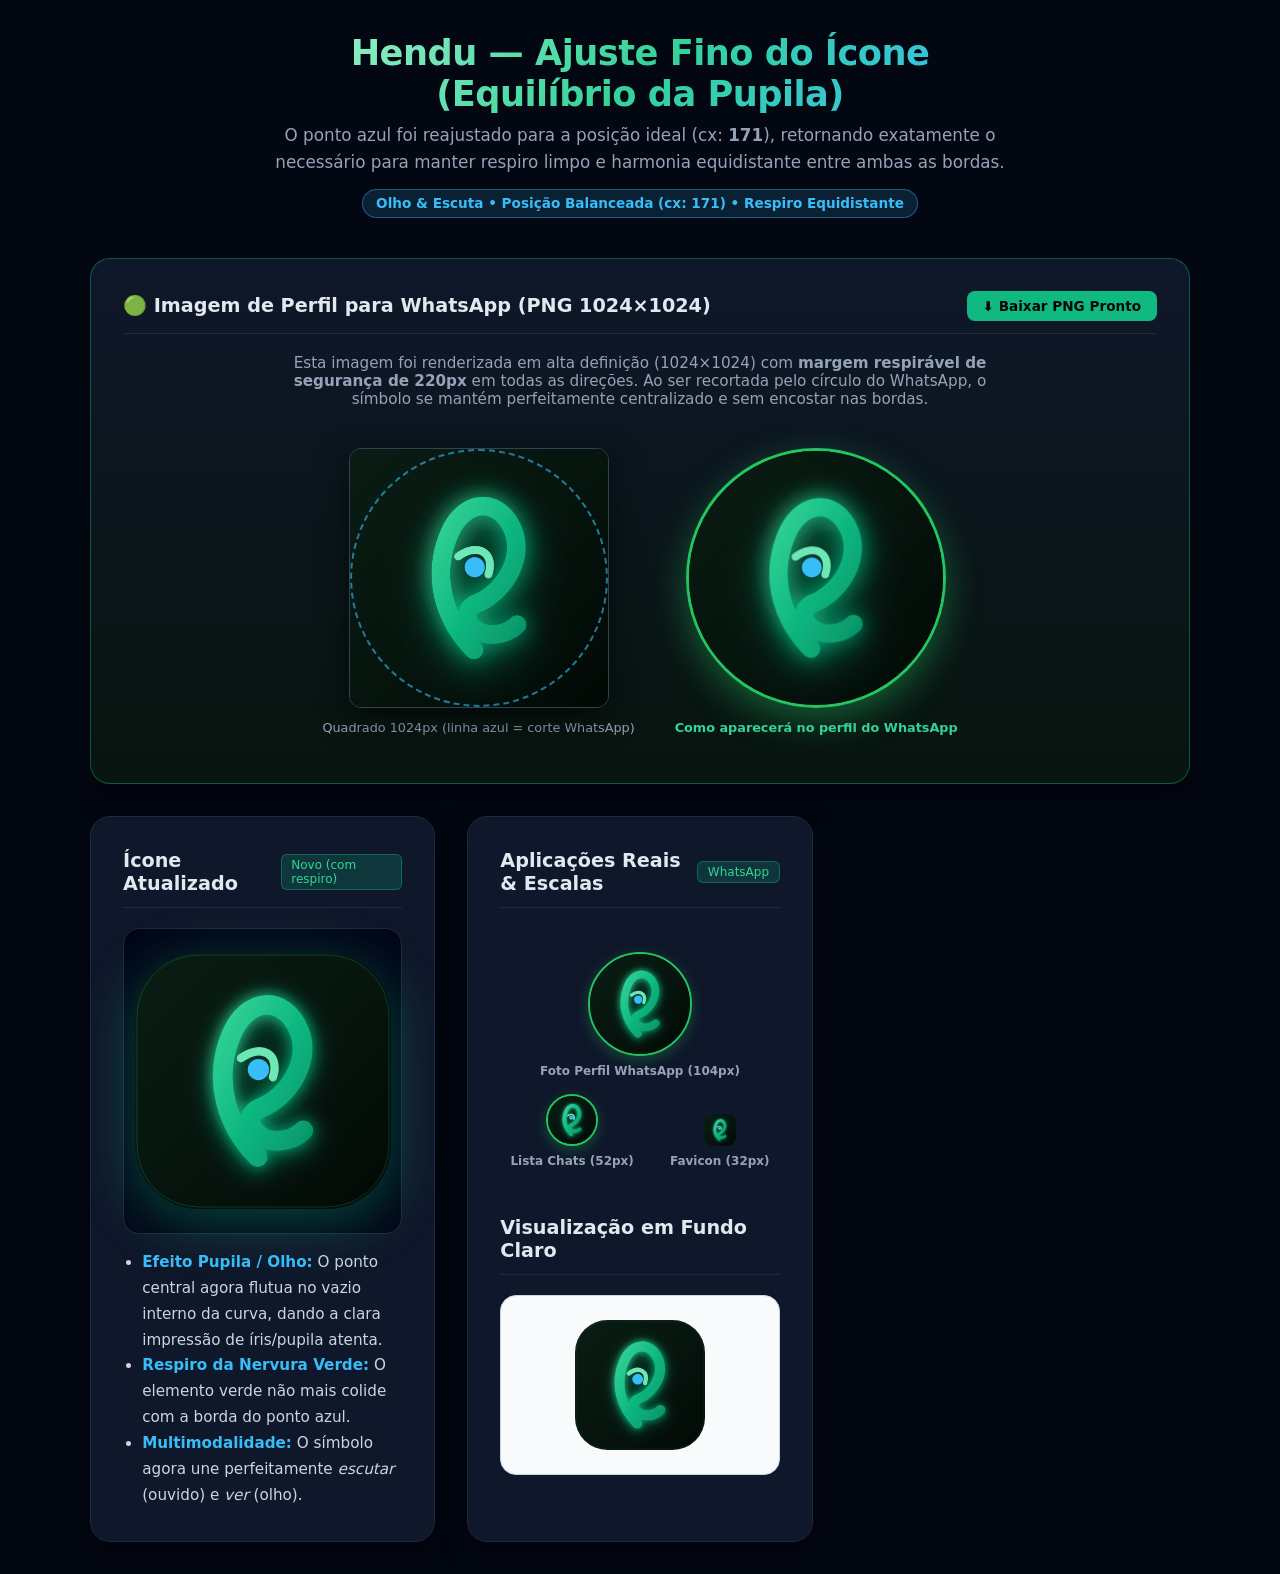
<file: preview/index.html>
<!DOCTYPE html>
<html lang="pt-BR">
<head>
  <meta charset="UTF-8">
  <meta name="viewport" content="width=device-width, initial-scale=1.0">
  <title>Hendu — Ajuste Fino do Ícone (Pupila & Respiro)</title>
  <style>
    :root {
      --bg: #030712;
      --card-bg: #0f172a;
      --card-border: #1e293b;
      --emerald: #10b981;
      --emerald-light: #34d399;
      --cyan: #38bdf8;
      --text: #f8fafc;
      --text-muted: #94a3b8;
    }
    * {
      box-sizing: border-box;
      margin: 0;
      padding: 0;
    }
    body {
      font-family: system-ui, -apple-system, BlinkMacSystemFont, "Segoe UI", Roboto, sans-serif;
      background: var(--bg);
      color: var(--text);
      padding: 2rem 1rem;
      display: flex;
      flex-direction: column;
      align-items: center;
      min-height: 100vh;
    }
    header {
      text-align: center;
      margin-bottom: 2.5rem;
      max-width: 750px;
    }
    h1 {
      font-size: 2.2rem;
      font-weight: 800;
      letter-spacing: -0.5px;
      margin-bottom: 0.5rem;
      background: linear-gradient(135deg, #a7f3d0, #34d399, #38bdf8);
      -webkit-background-clip: text;
      -webkit-text-fill-color: transparent;
    }
    p.subtitle {
      color: var(--text-muted);
      font-size: 1.05rem;
      line-height: 1.6;
    }
    .badge {
      display: inline-block;
      padding: 0.35rem 0.85rem;
      border-radius: 9999px;
      background: rgba(56, 189, 248, 0.15);
      border: 1px solid rgba(56, 189, 248, 0.4);
      color: var(--cyan);
      font-size: 0.85rem;
      font-weight: 600;
      margin-top: 0.8rem;
    }
    .grid {
      display: grid;
      grid-template-columns: repeat(auto-fit, minmax(340px, 1fr));
      gap: 2rem;
      width: 100%;
      max-width: 1100px;
    }
    .card {
      background: var(--card-bg);
      border: 1px solid var(--card-border);
      border-radius: 1.25rem;
      padding: 2rem;
      display: flex;
      flex-direction: column;
      align-items: center;
      box-shadow: 0 10px 30px rgba(0,0,0,0.4);
    }
    .card h2 {
      font-size: 1.2rem;
      margin-bottom: 1.25rem;
      color: #e2e8f0;
      width: 100%;
      text-align: left;
      border-bottom: 1px solid var(--card-border);
      padding-bottom: 0.75rem;
      display: flex;
      align-items: center;
      justify-content: space-between;
    }
    .card h2 span.tag {
      font-size: 0.75rem;
      padding: 0.2rem 0.6rem;
      border-radius: 6px;
      font-weight: normal;
    }
    .tag-active {
      background: rgba(16, 185, 129, 0.2);
      color: var(--emerald-light);
      border: 1px solid rgba(16, 185, 129, 0.4);
    }
    .tag-old {
      background: rgba(148, 163, 184, 0.2);
      color: #94a3b8;
    }
    .preview-box {
      display: flex;
      justify-content: center;
      align-items: center;
      padding: 1.5rem;
      border-radius: 1rem;
      width: 100%;
    }
    .preview-box.dark {
      background: #020617;
      border: 1px solid #1e293b;
    }
    .preview-box.light {
      background: #f8fafc;
      border: 1px solid #cbd5e1;
    }
    .icon-hero {
      width: 256px;
      height: 256px;
      filter: drop-shadow(0 12px 28px rgba(16, 185, 129, 0.35));
    }
    .comparison-row {
      display: flex;
      gap: 1.5rem;
      width: 100%;
      justify-content: center;
      margin-bottom: 1rem;
    }
    .comparison-item {
      display: flex;
      flex-direction: column;
      align-items: center;
      gap: 0.6rem;
    }
    .comparison-label {
      font-size: 0.85rem;
      font-weight: 600;
    }
    .sizes-row {
      display: flex;
      align-items: flex-end;
      justify-content: space-around;
      width: 100%;
      gap: 1rem;
      padding: 1.5rem 0;
      flex-wrap: wrap;
    }
    .size-item {
      display: flex;
      flex-direction: column;
      align-items: center;
      gap: 0.5rem;
    }
    .size-label {
      font-size: 0.75rem;
      color: var(--text-muted);
      font-weight: 600;
    }
    .avatar-preview {
      border-radius: 50%;
      overflow: hidden;
      border: 2px solid #22c55e;
      display: inline-block;
      box-shadow: 0 4px 14px rgba(34, 197, 94, 0.3);
    }
    .changes-list {
      margin-top: 1rem;
      font-size: 0.95rem;
      color: #cbd5e1;
      line-height: 1.7;
      width: 100%;
      padding-left: 1.2rem;
    }
    .changes-list strong {
      color: var(--cyan);
    }
  </style>
</head>
<body>
  <header>
    <h1>Hendu — Ajuste Fino do Ícone (Equilíbrio da Pupila)</h1>
    <p class="subtitle">O ponto azul foi reajustado para a posição ideal (cx: <strong>171</strong>), retornando exatamente o necessário para manter respiro limpo e harmonia equidistante entre ambas as bordas.</p>
    <div class="badge">Olho & Escuta • Posição Balanceada (cx: 171) • Respiro Equidistante</div>
  </header>

  <div class="grid">
    <!-- Card Especial: Avatar para WhatsApp com Margem Circular -->
    <div class="card" style="grid-column: 1 / -1; background: linear-gradient(180deg, #0f172a, #07150e); border-color: rgba(16, 185, 129, 0.4);">
      <h2>
        <span>🟢 Imagem de Perfil para WhatsApp (PNG 1024×1024)</span>
        <a href="../assets/hendu-avatar-whatsapp.png" download="hendu-avatar-whatsapp.png" style="background: #10b981; color: #020905; font-size: 0.85rem; font-weight: 700; padding: 0.45rem 1rem; border-radius: 8px; text-decoration: none;">⬇️ Baixar PNG Pronto</a>
      </h2>
      <p style="color: var(--text-muted); font-size: 0.95rem; margin-bottom: 1.5rem; text-align: center; max-width: 700px;">
        Esta imagem foi renderizada em alta definição (1024×1024) com <strong>margem respirável de segurança de 220px</strong> em todas as direções. Ao ser recortada pelo círculo do WhatsApp, o símbolo se mantém perfeitamente centralizado e sem encostar nas bordas.
      </p>

      <div style="display: flex; gap: 2.5rem; justify-content: center; align-items: center; flex-wrap: wrap; width: 100%; padding: 1rem 0;">
        <!-- Imagem Quadrada Completa 1024x1024 (com guia do círculo) -->
        <div style="display: flex; flex-direction: column; align-items: center; gap: 0.75rem;">
          <div style="position: relative; width: 260px; height: 260px; border-radius: 12px; overflow: hidden; box-shadow: 0 10px 30px rgba(0,0,0,0.6); border: 1px solid #334155;">
            <img src="../assets/hendu-avatar-whatsapp.png" alt="Avatar WhatsApp Quadrado" style="width: 100%; height: 100%; display: block;">
            <!-- Guia circular tracejada de corte do WhatsApp -->
            <div style="position: absolute; inset: 0; border: 2px dashed rgba(56, 189, 248, 0.6); border-radius: 50%; pointer-events: none;"></div>
          </div>
          <span style="font-size: 0.8rem; color: #94a3b8;">Quadrado 1024px (linha azul = corte WhatsApp)</span>
        </div>

        <!-- Simulação Real do WhatsApp (Recortado em Círculo) -->
        <div style="display: flex; flex-direction: column; align-items: center; gap: 0.75rem;">
          <div style="width: 260px; height: 260px; border-radius: 50%; overflow: hidden; border: 3px solid #22c55e; box-shadow: 0 12px 35px rgba(34, 197, 94, 0.4);">
            <img src="../assets/hendu-avatar-whatsapp.png" alt="Avatar WhatsApp Recortado" style="width: 100%; height: 100%; display: block; object-fit: cover;">
          </div>
          <span style="font-size: 0.8rem; color: #34d399; font-weight: 600;">Como aparecerá no perfil do WhatsApp</span>
        </div>
      </div>
    </div>

    <!-- Card Atual (Com respiro) -->
    <div class="card">
      <h2>
        Ícone Atualizado
        <span class="tag tag-active">Novo (com respiro)</span>
      </h2>
      <div class="preview-box dark">
        <img src="../assets/logo.svg" alt="Hendu Logo Atualizado" class="icon-hero">
      </div>
      <ul class="changes-list">
        <li><strong>Efeito Pupila / Olho:</strong> O ponto central agora flutua no vazio interno da curva, dando a clara impressão de íris/pupila atenta.</li>
        <li><strong>Respiro da Nervura Verde:</strong> O elemento verde não mais colide com a borda do ponto azul.</li>
        <li><strong>Multimodalidade:</strong> O símbolo agora une perfeitamente <em>escutar</em> (ouvido) e <em>ver</em> (olho).</li>
      </ul>
    </div>

    <!-- Card Comparativo & WhatsApp Mockups -->
    <div class="card">
      <h2>
        Aplicações Reais & Escalas
        <span class="tag tag-active">WhatsApp</span>
      </h2>
      
      <div class="sizes-row">
        <div class="size-item">
          <div class="avatar-preview" style="width: 104px; height: 104px;">
            <img src="../assets/logo.svg" alt="Avatar WhatsApp" style="width: 100%; height: 100%; object-fit: cover;">
          </div>
          <span class="size-label">Foto Perfil WhatsApp (104px)</span>
        </div>

        <div class="size-item">
          <div class="avatar-preview" style="width: 52px; height: 52px;">
            <img src="../assets/logo.svg" alt="Avatar Mensagem" style="width: 100%; height: 100%; object-fit: cover;">
          </div>
          <span class="size-label">Lista Chats (52px)</span>
        </div>

        <div class="size-item">
          <img src="../assets/logo.svg" alt="Favicon" style="width: 32px; height: 32px; border-radius: 8px;">
          <span class="size-label">Favicon (32px)</span>
        </div>
      </div>

      <h2 style="margin-top: 1.5rem;">Visualização em Fundo Claro</h2>
      <div class="preview-box light">
        <img src="../assets/logo.svg" alt="Hendu Logo em fundo claro" style="width: 130px; height: 130px;">
      </div>
    </div>
  </div>
</body>
</html>
</file>
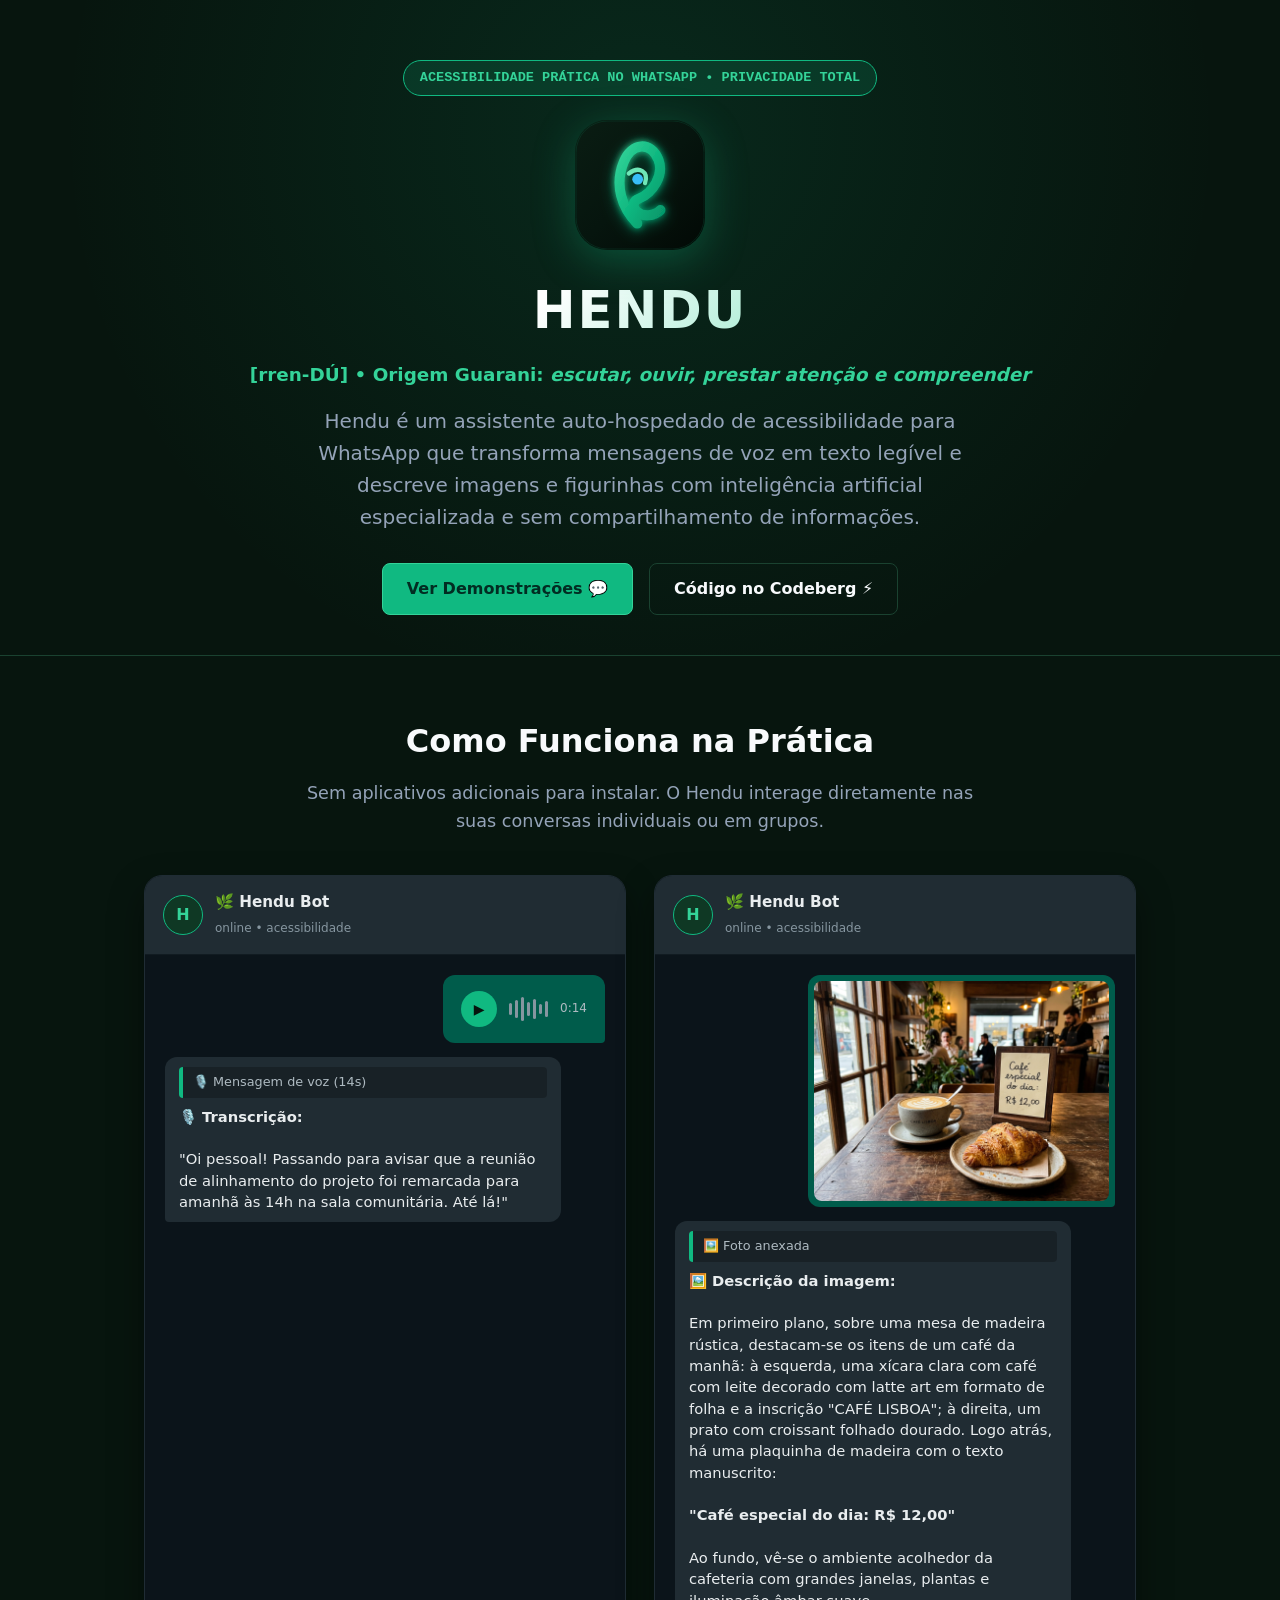
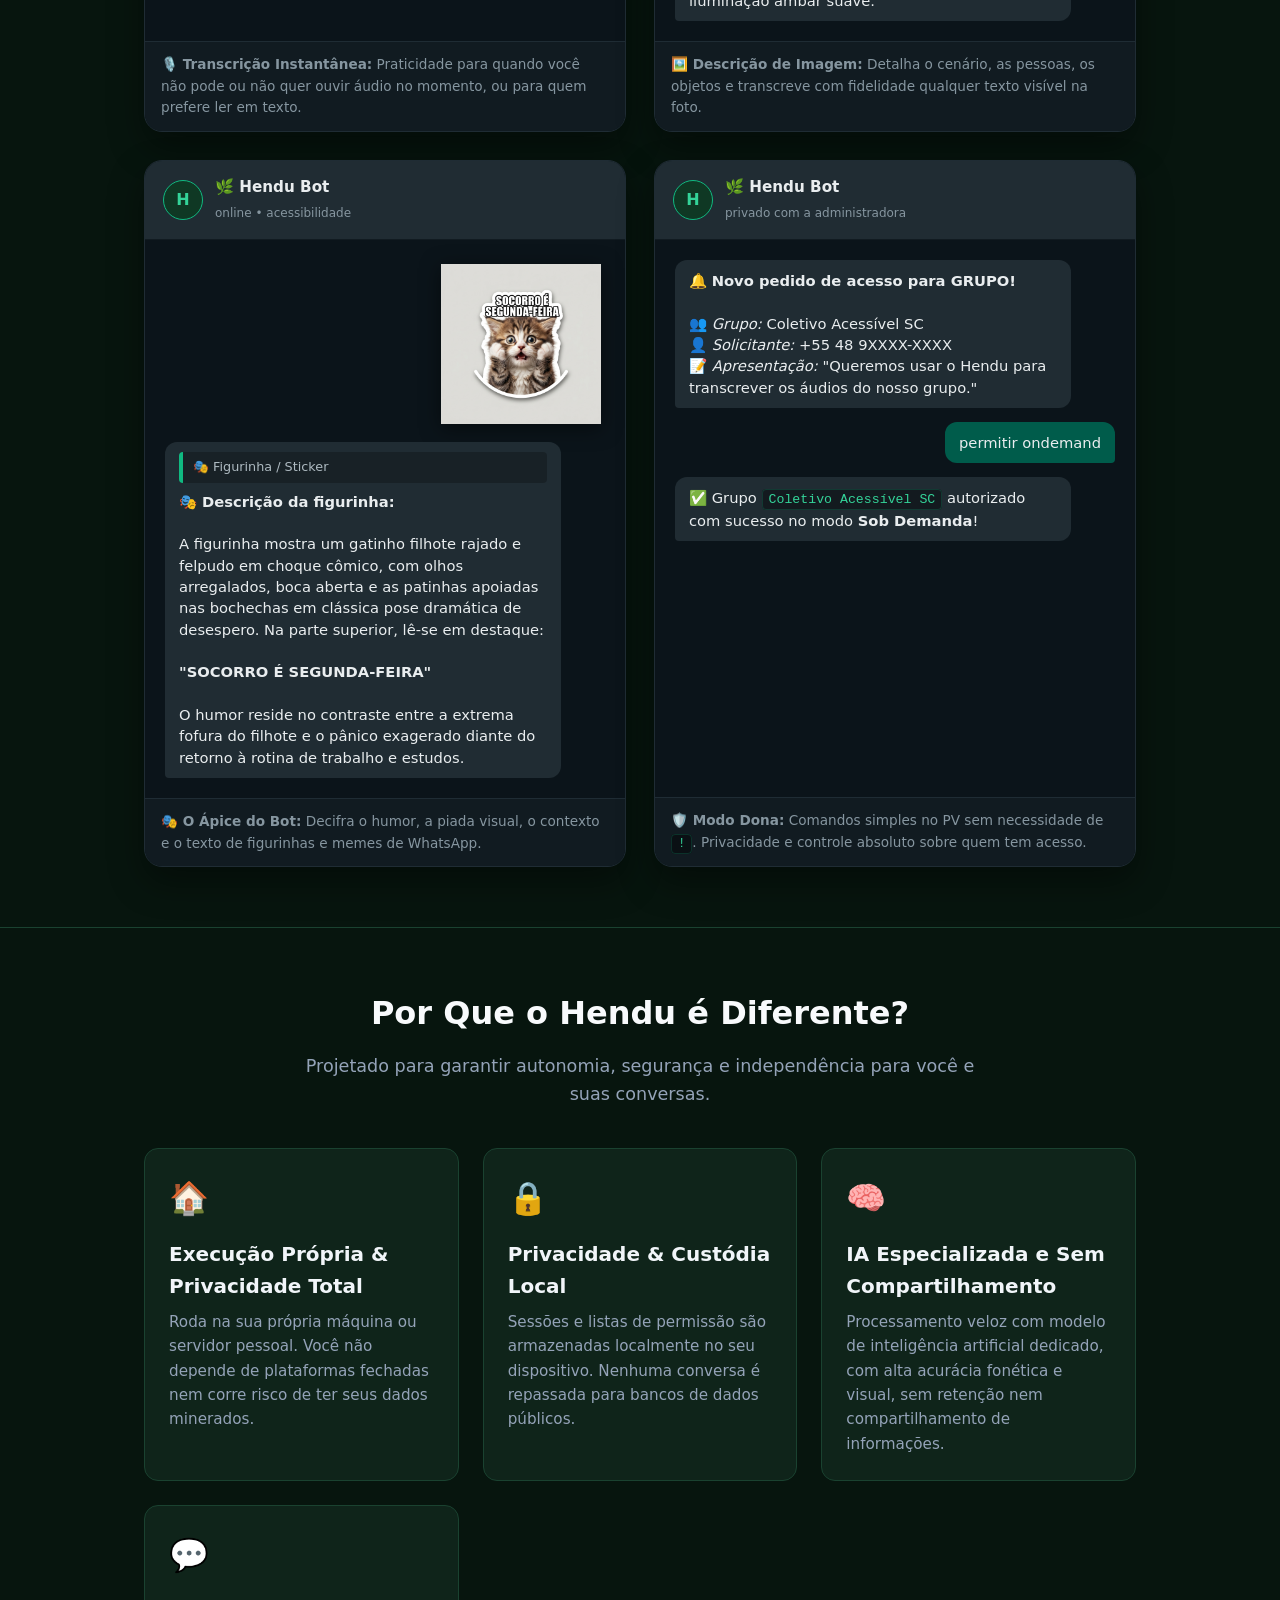
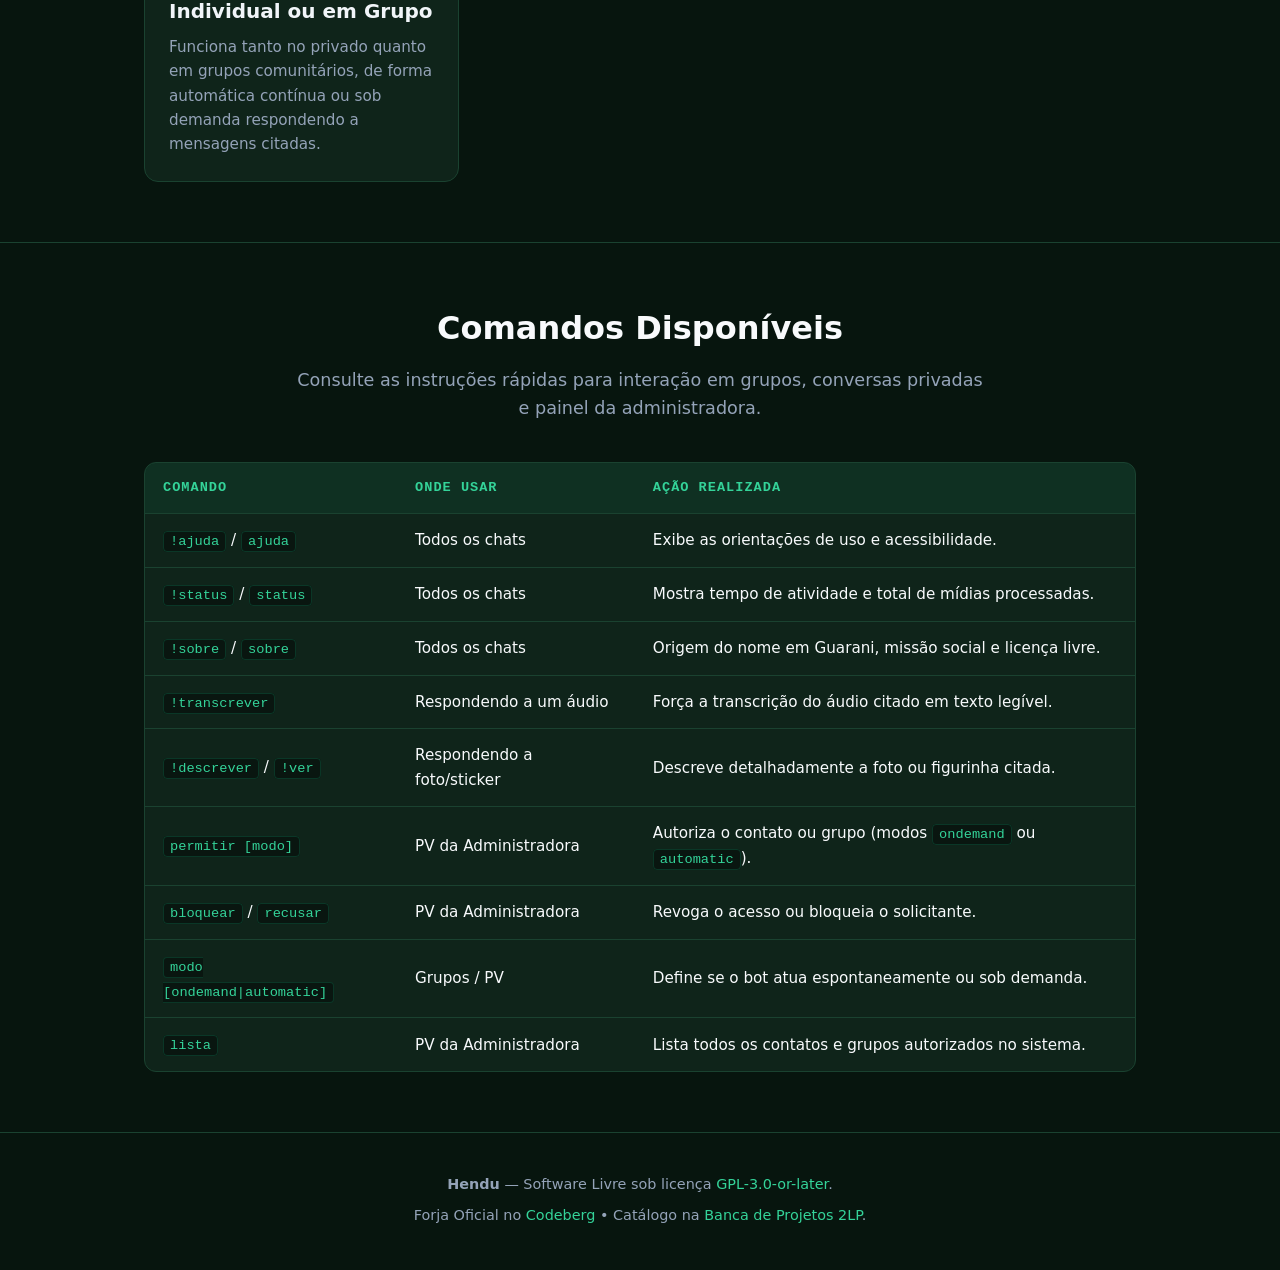
<file: site/index.html>
<!DOCTYPE html>
<html lang="pt-BR">
<head>
  <meta charset="UTF-8">
  <meta name="viewport" content="width=device-width, initial-scale=1.0">
  <title>Hendu — Assistente de Acessibilidade para WhatsApp</title>
  
  <!-- Metatags e Open Graph -->
  <meta name="description" content="Hendu [rren-DÚ]: Assistente auto-hospedado de acessibilidade para WhatsApp. Transforma mensagens de voz em texto legível e descreve fotos e figurinhas com inteligência artificial especializada e sem compartilhamento de informações.">
  <meta property="og:title" content="Hendu — Acessibilidade no WhatsApp">
  <meta property="og:description" content="Transforme áudios em texto e entenda fotos e o humor das figurinhas direto no WhatsApp. Privacidade total e sem compartilhamento de informações.">
  <meta property="og:image" content="assets/hendu-banner.png">
  <meta property="og:type" content="website">
  <meta name="theme-color" content="#07150e">

  <link rel="icon" type="image/svg+xml" href="assets/logo.svg">
  <link rel="stylesheet" href="style.css">
</head>
<body>

  <!-- Hero Section -->
  <header class="hero">
    <div class="container">
      <div class="hero-badge" aria-label="Acessibilidade e Privacidade">
        ACESSIBILIDADE PRÁTICA NO WHATSAPP • PRIVACIDADE TOTAL
      </div>
      <img src="assets/logo.svg" alt="Logotipo do Hendu: símbolo de escuta e visão integrado" class="hero-logo-img">
      <h1 class="hero-title">HENDU</h1>
      <div class="hero-pronunciation">
        [rren-DÚ] • Origem Guarani: <em>escutar, ouvir, prestar atenção e compreender</em>
      </div>
      <p class="hero-tagline">
        Hendu é um assistente auto-hospedado de acessibilidade para WhatsApp que transforma mensagens de voz em texto legível e descreve imagens e figurinhas com inteligência artificial especializada e sem compartilhamento de informações.
      </p>
      <div class="hero-actions">
        <a href="#como-funciona" class="btn btn-primary">Ver Demonstrações 💬</a>
        <a href="https://codeberg.org/lumenpink/hendu" class="btn btn-outline" target="_blank" rel="noopener">Código no Codeberg ⚡</a>
      </div>
    </div>
  </header>

  <main>
    <!-- Demonstrações Práticas / Mockups de Chat com Mídias Reais -->
    <section id="como-funciona">
      <div class="container">
        <h2 class="section-title">Como Funciona na Prática</h2>
        <p class="section-subtitle">
          Sem aplicativos adicionais para instalar. O Hendu interage diretamente nas suas conversas individuais ou em grupos.
        </p>

        <div class="mockup-grid">

          <!-- Mockup 1: Transcrição de Áudio -->
          <article class="mockup-card" aria-label="Exemplo de transcrição de mensagem de áudio">
            <div class="mockup-header">
              <div class="mockup-avatar">H</div>
              <div class="mockup-header-info">
                <h3>🌿 Hendu Bot</h3>
                <span>online • acessibilidade</span>
              </div>
            </div>
            <div class="mockup-body">
              <!-- Mensagem de Áudio enviada pelo usuário -->
              <div class="chat-bubble out">
                <div class="audio-bubble">
                  <div class="play-btn" aria-hidden="true">▶</div>
                  <div class="audio-waves" aria-hidden="true">
                    <span class="audio-bar" style="height: 12px;"></span>
                    <span class="audio-bar" style="height: 18px;"></span>
                    <span class="audio-bar" style="height: 24px;"></span>
                    <span class="audio-bar" style="height: 14px;"></span>
                    <span class="audio-bar" style="height: 20px;"></span>
                    <span class="audio-bar" style="height: 10px;"></span>
                    <span class="audio-bar" style="height: 16px;"></span>
                  </div>
                  <span style="font-size: 0.75rem; color: #aebac1;">0:14</span>
                </div>
              </div>

              <!-- Resposta Transcrita do Hendu -->
              <div class="chat-bubble in">
                <div class="quoted-block">🎙️ Mensagem de voz (14s)</div>
                <strong>🎙️ Transcrição:</strong><br><br>
                "Oi pessoal! Passando para avisar que a reunião de alinhamento do projeto foi remarcada para amanhã às 14h na sala comunitária. Até lá!"
              </div>
            </div>
            <div class="mockup-footer-desc">
              <strong>🎙️ Transcrição Instantânea:</strong> Praticidade para quando você não pode ou não quer ouvir áudio no momento, ou para quem prefere ler em texto.
            </div>
          </article>

          <!-- Mockup 2: Descrição de Imagem Real com Texto -->
          <article class="mockup-card" aria-label="Exemplo real de descrição de fotografia com texto">
            <div class="mockup-header">
              <div class="mockup-avatar">H</div>
              <div class="mockup-header-info">
                <h3>🌿 Hendu Bot</h3>
                <span>online • acessibilidade</span>
              </div>
            </div>
            <div class="mockup-body">
              <!-- Usuário envia foto real -->
              <div class="chat-bubble out" style="padding: 6px;">
                <img src="assets/exemplo-foto.jpg" alt="Foto real de mesa de cafeteria com café, croissant e plaquinha com texto" style="width: 100%; max-height: 220px; object-fit: cover; border-radius: 8px; display: block;">
              </div>

              <!-- Resposta Real do Hendu -->
              <div class="chat-bubble in">
                <div class="quoted-block">🖼️ Foto anexada</div>
                <strong>🖼️ Descrição da imagem:</strong><br><br>
                Em primeiro plano, sobre uma mesa de madeira rústica, destacam-se os itens de um café da manhã: à esquerda, uma xícara clara com café com leite decorado com latte art em formato de folha e a inscrição "CAFÉ LISBOA"; à direita, um prato com croissant folhado dourado. Logo atrás, há uma plaquinha de madeira com o texto manuscrito:<br><br>
                <strong>"Café especial do dia: R$ 12,00"</strong><br><br>
                Ao fundo, vê-se o ambiente acolhedor da cafeteria com grandes janelas, plantas e iluminação âmbar suave.
              </div>
            </div>
            <div class="mockup-footer-desc">
              <strong>🖼️ Descrição de Imagem:</strong> Detalha o cenário, as pessoas, os objetos e transcreve com fidelidade qualquer texto visível na foto.
            </div>
          </article>

          <!-- Mockup 3: Descrição de Figurinha Real / Meme (O Ápice do Bot!) -->
          <article class="mockup-card" aria-label="Exemplo real de interpretação de figurinha de meme">
            <div class="mockup-header">
              <div class="mockup-avatar">H</div>
              <div class="mockup-header-info">
                <h3>🌿 Hendu Bot</h3>
                <span>online • acessibilidade</span>
              </div>
            </div>
            <div class="mockup-body">
              <!-- Usuário envia sticker real -->
              <div class="chat-bubble out" style="background: transparent; box-shadow: none; padding: 4px; display: flex; justify-content: flex-end;">
                <img src="assets/exemplo-figurinha.jpg" alt="Figurinha de WhatsApp com gatinho apavorado e texto SOCORRO É SEGUNDA-FEIRA" style="width: 160px; height: 160px; object-fit: contain; filter: drop-shadow(0 4px 10px rgba(0,0,0,0.5));">
              </div>

              <!-- Resposta Real do Hendu -->
              <div class="chat-bubble in">
                <div class="quoted-block">🎭 Figurinha / Sticker</div>
                <strong>🎭 Descrição da figurinha:</strong><br><br>
                A figurinha mostra um gatinho filhote rajado e felpudo em choque cômico, com olhos arregalados, boca aberta e as patinhas apoiadas nas bochechas em clássica pose dramática de desespero. Na parte superior, lê-se em destaque:<br><br>
                <strong>"SOCORRO É SEGUNDA-FEIRA"</strong><br><br>
                O humor reside no contraste entre a extrema fofura do filhote e o pânico exagerado diante do retorno à rotina de trabalho e estudos.
              </div>
            </div>
            <div class="mockup-footer-desc">
              <strong>🎭 O Ápice do Bot:</strong> Decifra o humor, a piada visual, o contexto e o texto de figurinhas e memes de WhatsApp.
            </div>
          </article>

          <!-- Mockup 4: Gestão de Acesso & Controle Direto -->
          <article class="mockup-card" aria-label="Exemplo do modo dona e autorização">
            <div class="mockup-header">
              <div class="mockup-avatar">H</div>
              <div class="mockup-header-info">
                <h3>🌿 Hendu Bot</h3>
                <span>privado com a administradora</span>
              </div>
            </div>
            <div class="mockup-body">
              <!-- Notificação recebida pela Dona -->
              <div class="chat-bubble in">
                🔔 <strong>Novo pedido de acesso para GRUPO!</strong><br><br>
                👥 <em>Grupo:</em> Coletivo Acessível SC<br>
                👤 <em>Solicitante:</em> +55 48 9XXXX-XXXX<br>
                📝 <em>Apresentação:</em> "Queremos usar o Hendu para transcrever os áudios do nosso grupo."
              </div>

              <!-- Dona responde com um comando simples sem prefixo ! -->
              <div class="chat-bubble out">
                permitir ondemand
              </div>

              <!-- Confirmação do Hendu -->
              <div class="chat-bubble in">
                ✅ Grupo <code>Coletivo Acessível SC</code> autorizado com sucesso no modo <strong>Sob Demanda</strong>!
              </div>
            </div>
            <div class="mockup-footer-desc">
              <strong>🛡️ Modo Dona:</strong> Comandos simples no PV sem necessidade de <code>!</code>. Privacidade e controle absoluto sobre quem tem acesso.
            </div>
          </article>

        </div>
      </div>
    </section>

    <!-- Pilares e Benefícios -->
    <section>
      <div class="container">
        <h2 class="section-title">Por Que o Hendu é Diferente?</h2>
        <p class="section-subtitle">
          Projetado para garantir autonomia, segurança e independência para você e suas conversas.
        </p>

        <div class="cards-grid">
          <div class="feature-card">
            <span class="feature-icon" aria-hidden="true">🏠</span>
            <h3 class="feature-title">Execução Própria &amp; Privacidade Total</h3>
            <p class="feature-desc">
              Roda na sua própria máquina ou servidor pessoal. Você não depende de plataformas fechadas nem corre risco de ter seus dados minerados.
            </p>
          </div>

          <div class="feature-card">
            <span class="feature-icon" aria-hidden="true">🔒</span>
            <h3 class="feature-title">Privacidade & Custódia Local</h3>
            <p class="feature-desc">
              Sessões e listas de permissão são armazenadas localmente no seu dispositivo. Nenhuma conversa é repassada para bancos de dados públicos.
            </p>
          </div>

          <div class="feature-card">
            <span class="feature-icon" aria-hidden="true">🧠</span>
            <h3 class="feature-title">IA Especializada e Sem Compartilhamento</h3>
            <p class="feature-desc">
              Processamento veloz com modelo de inteligência artificial dedicado, com alta acurácia fonética e visual, sem retenção nem compartilhamento de informações.
            </p>
          </div>

          <div class="feature-card">
            <span class="feature-icon" aria-hidden="true">💬</span>
            <h3 class="feature-title">Individual ou em Grupo</h3>
            <p class="feature-desc">
              Funciona tanto no privado quanto em grupos comunitários, de forma automática contínua ou sob demanda respondendo a mensagens citadas.
            </p>
          </div>
        </div>
      </div>
    </section>

    <!-- Catálogo de Comandos -->
    <section id="comandos">
      <div class="container">
        <h2 class="section-title">Comandos Disponíveis</h2>
        <p class="section-subtitle">
          Consulte as instruções rápidas para interação em grupos, conversas privadas e painel da administradora.
        </p>

        <div class="table-wrapper">
          <table class="cmd-table">
            <thead>
              <tr>
                <th scope="col">Comando</th>
                <th scope="col">Onde Usar</th>
                <th scope="col">Ação Realizada</th>
              </tr>
            </thead>
            <tbody>
              <tr>
                <td><code>!ajuda</code> / <code>ajuda</code></td>
                <td>Todos os chats</td>
                <td>Exibe as orientações de uso e acessibilidade.</td>
              </tr>
              <tr>
                <td><code>!status</code> / <code>status</code></td>
                <td>Todos os chats</td>
                <td>Mostra tempo de atividade e total de mídias processadas.</td>
              </tr>
              <tr>
                <td><code>!sobre</code> / <code>sobre</code></td>
                <td>Todos os chats</td>
                <td>Origem do nome em Guarani, missão social e licença livre.</td>
              </tr>
              <tr>
                <td><code>!transcrever</code></td>
                <td>Respondendo a um áudio</td>
                <td>Força a transcrição do áudio citado em texto legível.</td>
              </tr>
              <tr>
                <td><code>!descrever</code> / <code>!ver</code></td>
                <td>Respondendo a foto/sticker</td>
                <td>Descreve detalhadamente a foto ou figurinha citada.</td>
              </tr>
              <tr>
                <td><code>permitir [modo]</code></td>
                <td>PV da Administradora</td>
                <td>Autoriza o contato ou grupo (modos <code>ondemand</code> ou <code>automatic</code>).</td>
              </tr>
              <tr>
                <td><code>bloquear</code> / <code>recusar</code></td>
                <td>PV da Administradora</td>
                <td>Revoga o acesso ou bloqueia o solicitante.</td>
              </tr>
              <tr>
                <td><code>modo [ondemand|automatic]</code></td>
                <td>Grupos / PV</td>
                <td>Define se o bot atua espontaneamente ou sob demanda.</td>
              </tr>
              <tr>
                <td><code>lista</code></td>
                <td>PV da Administradora</td>
                <td>Lista todos os contatos e grupos autorizados no sistema.</td>
              </tr>
            </tbody>
          </table>
        </div>
      </div>
    </section>
  </main>

  <!-- Rodapé -->
  <footer>
    <div class="container">
      <p>
        <strong>Hendu</strong> — Software Livre sob licença <a href="https://www.gnu.org/licenses/gpl-3.0.html" target="_blank" rel="noopener">GPL-3.0-or-later</a>.
      </p>
      <p>
        Forja Oficial no <a href="https://codeberg.org/lumenpink/hendu" target="_blank" rel="noopener">Codeberg</a> • Catálogo na <a href="https://banca.2lp.in" target="_blank" rel="noopener">Banca de Projetos 2LP</a>.
      </p>
    </div>
  </footer>

</body>
</html>
</file>
<file: site/style.css>
:root {
  --bg-dark: #07150e;
  --bg-card: #0f241a;
  --bg-card-alt: #143224;
  --border: #1a4230;
  --primary: #10b981;
  --primary-light: #34d399;
  --accent: #38bdf8;
  --text-main: #f8fafc;
  --text-muted: #94a3b8;
  --wa-bg: #0b141a;
  --wa-in: #202c33;
  --wa-out: #005c4b;
  --wa-accent: #25d366;
  --font-sans: system-ui, -apple-system, BlinkMacSystemFont, 'Segoe UI', Roboto, sans-serif;
  --font-mono: ui-monospace, 'Cascadia Code', 'Source Code Pro', Menlo, Consolas, monospace;
}

* {
  box-sizing: border-box;
  margin: 0;
  padding: 0;
}

body {
  background-color: var(--bg-dark);
  color: var(--text-main);
  font-family: var(--font-sans);
  line-height: 1.6;
  padding: 0;
  overflow-x: hidden;
}

a {
  color: var(--primary-light);
  text-decoration: none;
  transition: color 0.2s;
}

a:hover, a:focus {
  color: var(--accent);
  text-decoration: underline;
}

.container {
  max-width: 1040px;
  margin: 0 auto;
  padding: 0 24px;
}

/* Header & Hero */
header.hero {
  padding: 60px 0 40px;
  border-bottom: 1px solid var(--border);
  background: radial-gradient(circle at 50% 20%, rgba(16, 185, 129, 0.12) 0%, transparent 70%);
  text-align: center;
}

.hero-badge {
  display: inline-flex;
  align-items: center;
  gap: 8px;
  padding: 6px 16px;
  background: rgba(16, 185, 129, 0.15);
  border: 1px solid var(--primary);
  border-radius: 999px;
  font-family: var(--font-mono);
  font-size: 0.85rem;
  color: var(--primary-light);
  font-weight: 700;
  margin-bottom: 24px;
}

.hero-logo-img {
  width: 130px;
  height: 130px;
  display: block;
  margin: 0 auto 20px;
  filter: drop-shadow(0 10px 20px rgba(16, 185, 129, 0.3));
}

h1.hero-title {
  font-size: 3.2rem;
  font-weight: 900;
  letter-spacing: 2px;
  margin-bottom: 8px;
  background: linear-gradient(135deg, #ffffff 40%, var(--primary-light) 100%);
  -webkit-background-clip: text;
  -webkit-text-fill-color: transparent;
}

.hero-pronunciation {
  font-size: 1.15rem;
  color: var(--primary-light);
  font-weight: 700;
  margin-bottom: 16px;
}

.hero-tagline {
  font-size: 1.25rem;
  color: var(--text-muted);
  max-width: 680px;
  margin: 0 auto 30px;
}

.hero-actions {
  display: flex;
  justify-content: center;
  gap: 16px;
  flex-wrap: wrap;
}

.btn {
  display: inline-flex;
  align-items: center;
  gap: 8px;
  padding: 12px 24px;
  border-radius: 8px;
  font-weight: 700;
  font-size: 1rem;
  cursor: pointer;
  transition: all 0.2s;
}

.btn-primary {
  background: var(--primary);
  color: #022c22;
  border: 1px solid var(--primary-light);
}

.btn-primary:hover {
  background: var(--primary-light);
  color: #022c22;
  text-decoration: none;
  transform: translateY(-2px);
}

.btn-outline {
  background: transparent;
  color: var(--text-main);
  border: 1px solid var(--border);
}

.btn-outline:hover {
  border-color: var(--primary);
  color: var(--primary-light);
  text-decoration: none;
}

/* Sections */
section {
  padding: 60px 0;
  border-bottom: 1px solid var(--border);
}

h2.section-title {
  font-size: 2rem;
  font-weight: 800;
  margin-bottom: 12px;
  text-align: center;
}

p.section-subtitle {
  text-align: center;
  color: var(--text-muted);
  font-size: 1.1rem;
  max-width: 700px;
  margin: 0 auto 40px;
}

/* Mockups de Chat WhatsApp */
.mockup-grid {
  display: grid;
  grid-template-columns: repeat(auto-fit, minmax(320px, 1fr));
  gap: 28px;
  margin-top: 30px;
}

.mockup-card {
  background: var(--wa-bg);
  border: 1px solid #1f2c34;
  border-radius: 18px;
  overflow: hidden;
  box-shadow: 0 15px 35px rgba(0,0,0,0.4);
  display: flex;
  flex-direction: column;
}

.mockup-header {
  background: #202c33;
  padding: 14px 18px;
  display: flex;
  align-items: center;
  gap: 12px;
  border-bottom: 1px solid #111b21;
}

.mockup-avatar {
  width: 40px;
  height: 40px;
  border-radius: 50%;
  background: #0f3824;
  border: 1px solid var(--primary);
  display: flex;
  align-items: center;
  justify-content: center;
  font-weight: bold;
  color: var(--primary-light);
}

.mockup-header-info h3 {
  font-size: 0.95rem;
  font-weight: 700;
  color: #e9edef;
}

.mockup-header-info span {
  font-size: 0.75rem;
  color: #8696a0;
}

.mockup-body {
  padding: 20px;
  display: flex;
  flex-direction: column;
  gap: 14px;
  flex-grow: 1;
}

.chat-bubble {
  padding: 10px 14px;
  border-radius: 12px;
  font-size: 0.92rem;
  max-width: 90%;
  line-height: 1.45;
  position: relative;
}

.chat-bubble.out {
  background: var(--wa-out);
  color: #e9edef;
  align-self: flex-end;
  border-bottom-right-radius: 4px;
}

.chat-bubble.in {
  background: var(--wa-in);
  color: #e9edef;
  align-self: flex-start;
  border-bottom-left-radius: 4px;
}

.audio-bubble {
  display: flex;
  align-items: center;
  gap: 12px;
  padding: 6px 4px;
}

.play-btn {
  width: 36px;
  height: 36px;
  background: #10b981;
  border-radius: 50%;
  display: flex;
  align-items: center;
  justify-content: center;
  color: #06150e;
  font-size: 14px;
  flex-shrink: 0;
}

.audio-waves {
  display: flex;
  align-items: center;
  gap: 3px;
  height: 24px;
  flex-grow: 1;
}

.audio-bar {
  width: 3px;
  background: #8696a0;
  border-radius: 2px;
}

.quoted-block {
  background: rgba(0,0,0,0.25);
  border-left: 4px solid var(--primary);
  padding: 6px 10px;
  border-radius: 4px;
  margin-bottom: 8px;
  font-size: 0.8rem;
  color: #aebac1;
}

.mockup-footer-desc {
  background: #111b21;
  padding: 12px 16px;
  font-size: 0.85rem;
  color: #8696a0;
  border-top: 1px solid #1f2c34;
}

/* Cards de Pilares & Comandos */
.cards-grid {
  display: grid;
  grid-template-columns: repeat(auto-fit, minmax(280px, 1fr));
  gap: 24px;
}

.feature-card {
  background: var(--bg-card);
  border: 1px solid var(--border);
  border-radius: 14px;
  padding: 24px;
  transition: transform 0.2s, border-color 0.2s;
}

.feature-card:hover {
  transform: translateY(-4px);
  border-color: var(--primary);
}

.feature-icon {
  font-size: 2rem;
  margin-bottom: 14px;
  display: inline-block;
}

.feature-title {
  font-size: 1.25rem;
  font-weight: 700;
  margin-bottom: 8px;
  color: #f1f5f9;
}

.feature-desc {
  color: var(--text-muted);
  font-size: 0.95rem;
}

/* Tabela de Comandos */
.table-wrapper {
  overflow-x: auto;
  margin-top: 20px;
  background: var(--bg-card);
  border: 1px solid var(--border);
  border-radius: 12px;
}

table.cmd-table {
  width: 100%;
  border-collapse: collapse;
  text-align: left;
  font-size: 0.95rem;
}

table.cmd-table th, table.cmd-table td {
  padding: 14px 18px;
  border-bottom: 1px solid var(--border);
}

table.cmd-table th {
  background: rgba(16, 185, 129, 0.08);
  font-family: var(--font-mono);
  font-size: 0.85rem;
  color: var(--primary-light);
  text-transform: uppercase;
  letter-spacing: 1px;
}

table.cmd-table tr:last-child td {
  border-bottom: none;
}

code {
  font-family: var(--font-mono);
  background: rgba(0, 0, 0, 0.4);
  color: var(--primary-light);
  padding: 2px 6px;
  border-radius: 4px;
  font-size: 0.9em;
  border: 1px solid rgba(16, 185, 129, 0.2);
}

/* Footer */
footer {
  padding: 40px 0;
  text-align: center;
  color: var(--text-muted);
  font-size: 0.9rem;
}

footer p {
  margin-bottom: 8px;
}

@media (max-width: 640px) {
  h1.hero-title { font-size: 2.3rem; }
  .mockup-grid { grid-template-columns: 1fr; }
}
</file>
